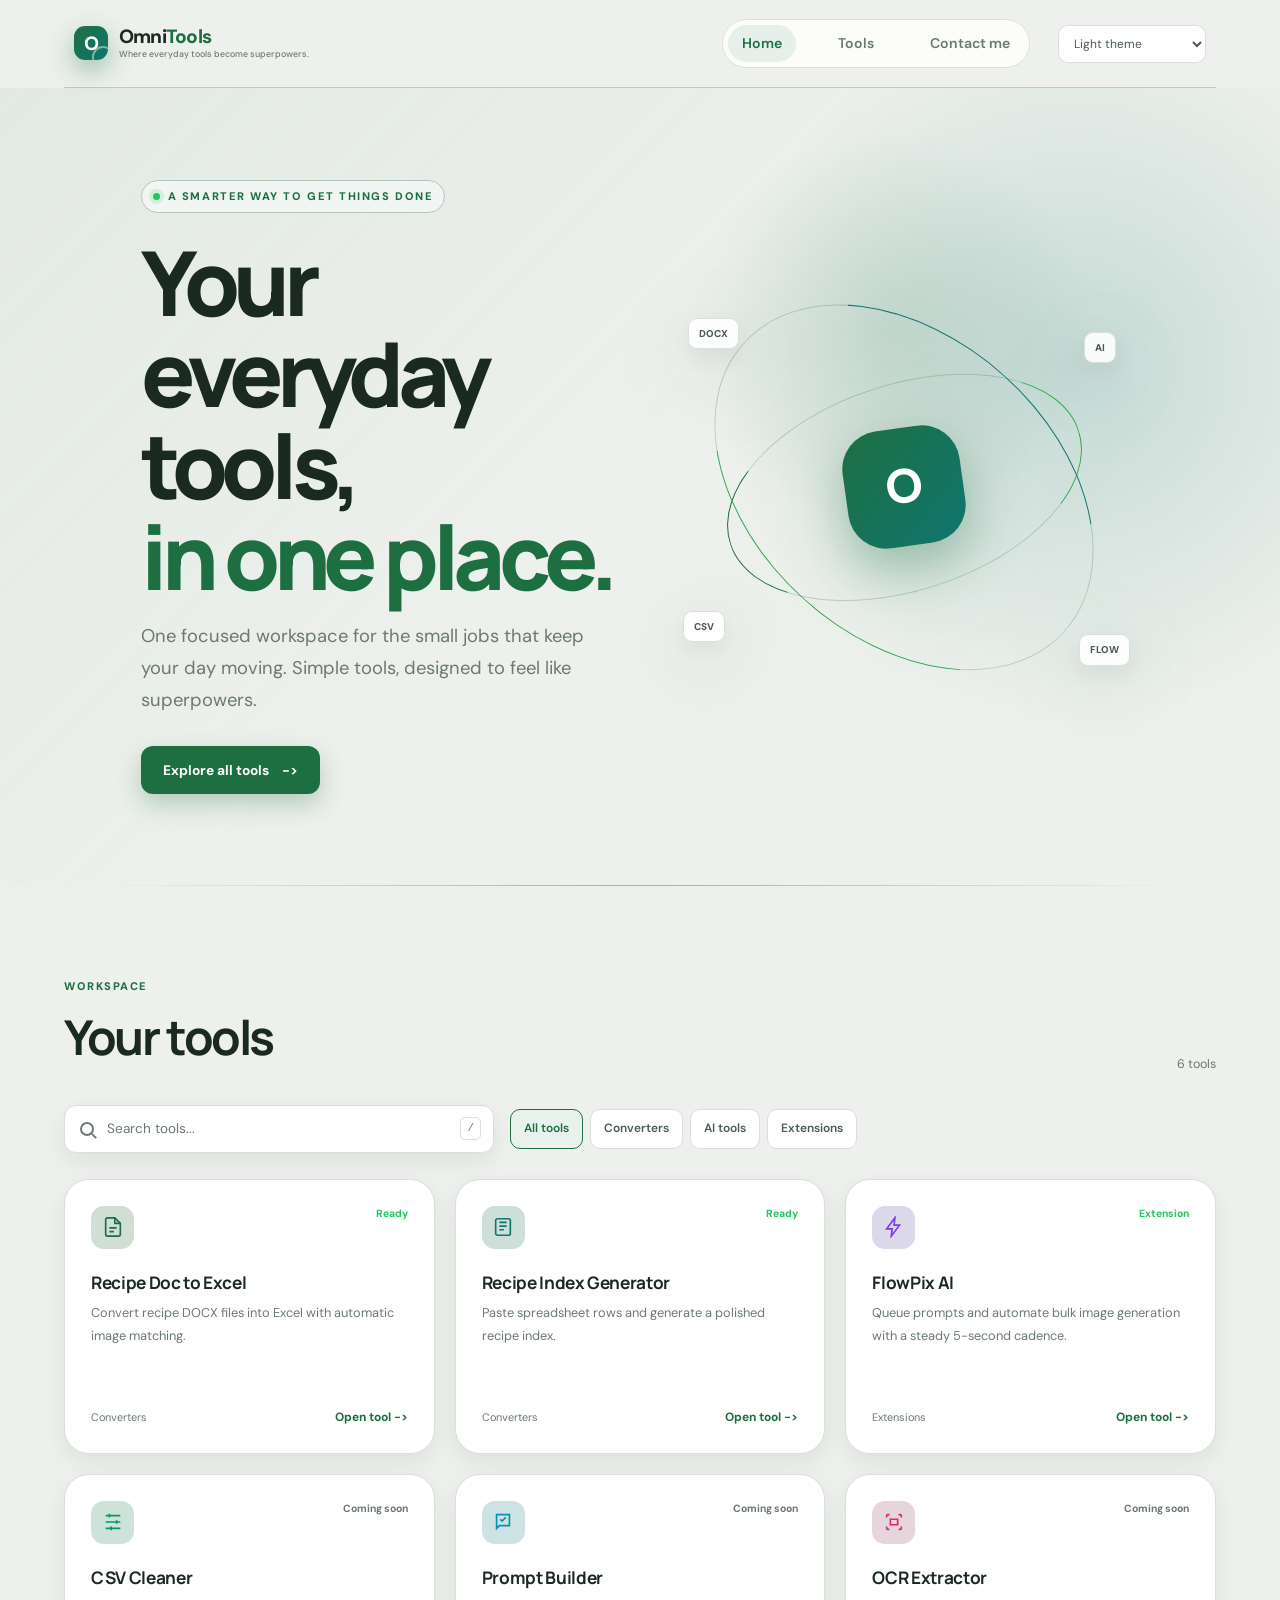
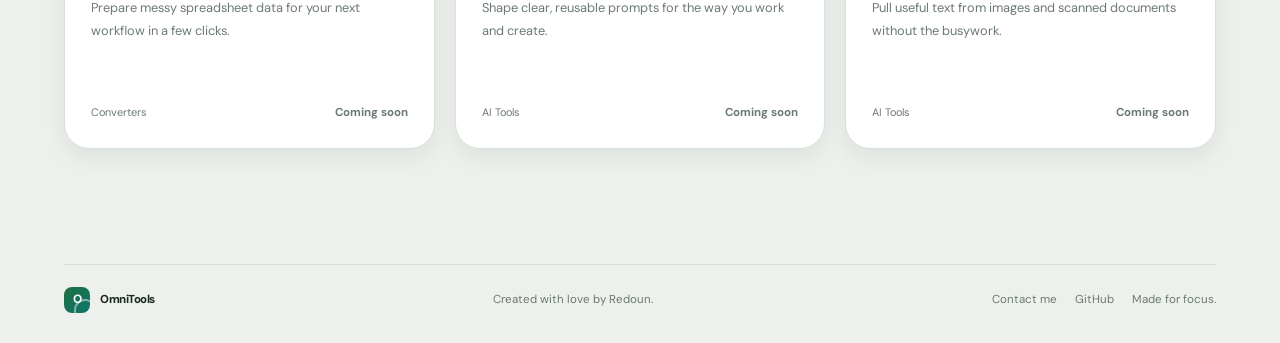
<file: index.html>
<!DOCTYPE html>
<html lang="en" data-theme="light">
<head>
  <meta charset="UTF-8">
  <meta name="viewport" content="width=device-width, initial-scale=1.0">
  <meta name="description" content="OmniTools - Where everyday tools become superpowers.">
  <title>OmniTools | Where everyday tools become superpowers</title>
  <link rel="icon" href="assets/omnitools-mark.svg" type="image/svg+xml">
  <link rel="preconnect" href="https://fonts.googleapis.com">
  <link rel="preconnect" href="https://fonts.gstatic.com" crossorigin>
  <link href="https://fonts.googleapis.com/css2?family=DM+Sans:wght@400;500;600;700&family=Manrope:wght@600;700;800&display=swap" rel="stylesheet">
  <link rel="stylesheet" href="css/style.css">
</head>
<body>
  <div class="app-shell">
    <header class="site-header">
      <a class="brand" href="index.html" aria-label="OmniTools home">
        <span class="brand-mark" aria-hidden="true"><span>O</span></span>
        <span class="brand-lockup"><span class="brand-name">Omni<span>Tools</span></span><small>Where everyday tools become superpowers.</small></span>
      </a>

      <nav class="desktop-nav" aria-label="Main navigation">
        <a class="nav-link active" href="#top">Home</a>
        <a class="nav-link" href="#tools">Tools</a>
        <a class="nav-link" href="https://t.me/redoun_shafi" target="_blank" rel="noreferrer">Contact me</a>
      </nav>

      <div class="header-actions">
        <label class="theme-control">
          <span class="sr-only">Choose color theme</span>
          <select id="themeSelect" aria-label="Choose color theme">
            <option value="light">Light theme</option>
            <option value="dark">Dark theme</option>
            <option value="colorful">Colorful theme</option>
          </select>
        </label>
        <button class="menu-toggle" id="menuToggle" type="button" aria-expanded="false" aria-controls="mobileMenu">
          <span></span><span></span><span></span>
          <span class="sr-only">Open menu</span>
        </button>
      </div>
    </header>

    <nav class="mobile-menu" id="mobileMenu" aria-label="Mobile navigation">
      <a href="#top">Home</a>
      <a href="#tools">Tools</a>
      <a href="https://t.me/redoun_shafi" target="_blank" rel="noreferrer">Contact me</a>
    </nav>

    <main id="top">
      <section class="hero" aria-labelledby="hero-title">
        <div class="hero-copy">
          <div class="eyebrow"><span class="status-dot"></span> A smarter way to get things done</div>
          <h1 id="hero-title">Your everyday tools,<br><span>in one place.</span></h1>
          <p>One focused workspace for the small jobs that keep your day moving. Simple tools, designed to feel like superpowers.</p>
          <a class="button button-primary" href="#tools">Explore all tools <span aria-hidden="true">-&gt;</span></a>
        </div>
        <div class="hero-orbit" aria-hidden="true">
          <div class="orbit-ring ring-one"></div>
          <div class="orbit-ring ring-two"></div>
          <div class="orbit-core"><span>O</span></div>
          <span class="orbit-chip chip-one">DOCX</span>
          <span class="orbit-chip chip-two">AI</span>
          <span class="orbit-chip chip-three">CSV</span>
          <span class="orbit-chip chip-four">FLOW</span>
        </div>
      </section>

      <section class="workspace" id="tools" aria-labelledby="tools-title">
        <div class="section-heading">
          <div>
            <div class="section-kicker">Workspace</div>
            <h2 id="tools-title">Your tools</h2>
          </div>
          <span class="tool-count" id="toolCount">6 tools</span>
        </div>

        <div class="toolbar">
          <label class="search-box">
            <span class="search-icon" aria-hidden="true"></span>
            <span class="sr-only">Search tools</span>
            <input id="toolSearch" type="search" placeholder="Search tools..." autocomplete="off">
            <kbd>/</kbd>
          </label>
          <div class="category-list" id="categoryList" aria-label="Filter tools by category">
            <button class="category-button active" type="button" data-category="All">All tools</button>
            <button class="category-button" type="button" data-category="Converters">Converters</button>
            <button class="category-button" type="button" data-category="AI Tools">AI tools</button>
            <button class="category-button" type="button" data-category="Extensions">Extensions</button>
          </div>
        </div>

        <div class="tool-grid" id="toolGrid"></div>
        <div class="empty-state" id="emptyState" hidden>
          <div class="empty-icon">?</div>
          <h3>No tools found</h3>
          <p>Try another search or choose a different category.</p>
        </div>
      </section>

    </main>

    <footer class="site-footer">
      <div class="footer-brand"><span class="brand-mark small">O</span><span>OmniTools</span></div>
      <p>Created with love by Redoun.</p>
      <div class="footer-links"><a href="https://t.me/redoun_shafi" target="_blank" rel="noreferrer">Contact me</a><a href="https://github.com/redoun-shafi" target="_blank" rel="noreferrer">GitHub</a><span>Made for focus.</span></div>
    </footer>
  </div>
  <script src="js/theme.js"></script>
  <script src="js/app.js"></script>
</body>
</html>
</file>
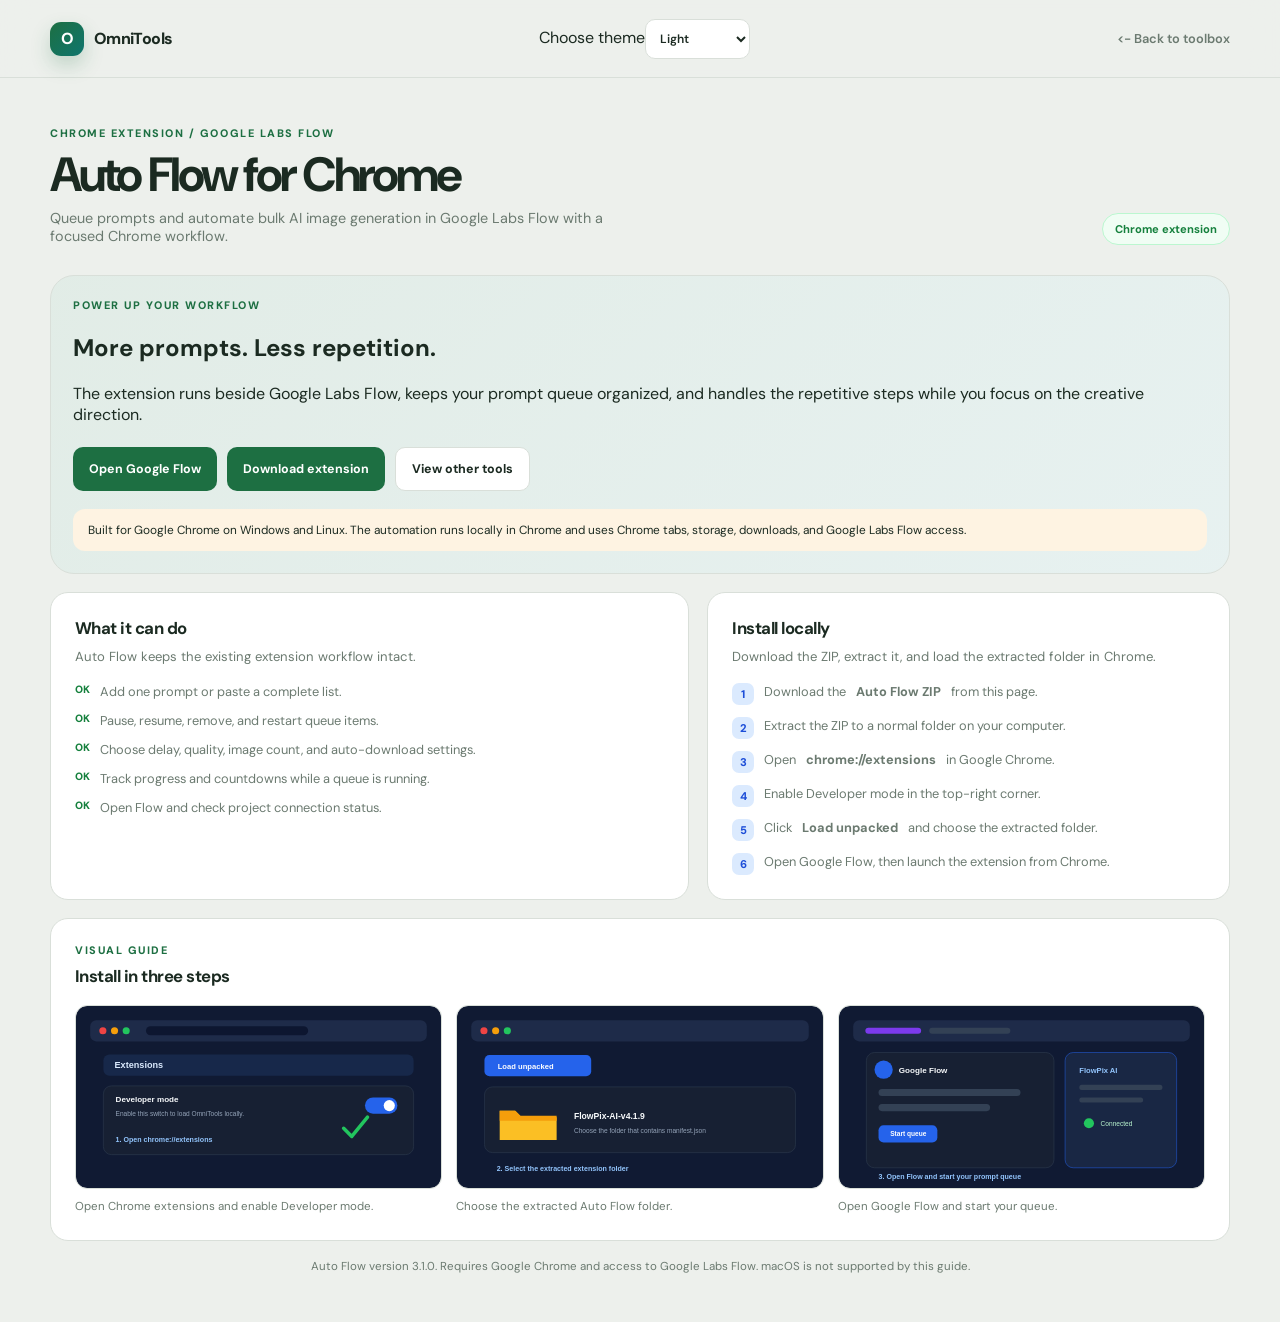
<file: tools/flow-automator/index.html>
<!DOCTYPE html>
<html lang="en" data-theme="light">
<head>
  <meta charset="UTF-8">
  <meta name="viewport" content="width=device-width, initial-scale=1.0">
  <meta name="description" content="Install the OmniTools Auto Flow Chrome extension">
<title>Auto Flow for Chrome | OmniTools</title>
  <link rel="icon" href="../../assets/omnitools-mark.svg" type="image/svg+xml">
  <link rel="preconnect" href="https://fonts.googleapis.com">
  <link rel="preconnect" href="https://fonts.gstatic.com" crossorigin>
  <link href="https://fonts.googleapis.com/css2?family=DM+Sans:wght@400;500;600;700&family=Manrope:wght@600;700;800&display=swap" rel="stylesheet">
  <link rel="stylesheet" href="../../css/tool-page.css">
  <link rel="stylesheet" href="../../css/tool-theme.css">
</head>
<body>
  <div class="tool-shell">
    <header class="tool-header">
      <a class="tool-brand" href="../../index.html"><span class="tool-mark">O</span> OmniTools</a>
      <label class="theme-control"><span class="sr-only">Choose theme</span><select id="themeSelect" aria-label="Choose color theme"><option value="light">Light</option><option value="dark">Dark</option><option value="colorful">Colorful</option></select></label>
      <a class="back-link" href="../../index.html">&lt;- Back to toolbox</a>
    </header>
    <main>
      <section class="tool-intro">
        <div>
        <div class="eyebrow">Chrome extension / Google Labs Flow</div>
          <h1>Auto Flow for Chrome</h1>
          <p>Queue prompts and automate bulk AI image generation in Google Labs Flow with a focused Chrome workflow.</p>
        </div>
        <div class="tool-badge">Chrome extension</div>
      </section>

      <section class="extension-hero">
        <div class="eyebrow">Power up your workflow</div>
        <h2>More prompts. Less repetition.</h2>
        <p class="tool-intro-description">The extension runs beside Google Labs Flow, keeps your prompt queue organized, and handles the repetitive steps while you focus on the creative direction.</p>
        <div class="extension-actions">
          <a class="extension-button" href="https://labs.google/fx/tools/flow" target="_blank" rel="noreferrer">Open Google Flow</a>
          <a class="extension-button" href="../../assets/AutoFlow.zip" download>Download extension</a>
          <a class="extension-button secondary" href="../../index.html#tools">View other tools</a>
        </div>
        <div class="extension-note">Built for Google Chrome on Windows and Linux. The automation runs locally in Chrome and uses Chrome tabs, storage, downloads, and Google Labs Flow access.</div>
      </section>

      <section class="extension-grid">
        <article class="extension-card">
          <h2>What it can do</h2>
          <p>Auto Flow keeps the existing extension workflow intact.</p>
          <ul class="feature-list">
            <li>Add one prompt or paste a complete list.</li>
            <li>Pause, resume, remove, and restart queue items.</li>
            <li>Choose delay, quality, image count, and auto-download settings.</li>
            <li>Track progress and countdowns while a queue is running.</li>
            <li>Open Flow and check project connection status.</li>
          </ul>
        </article>
        <article class="extension-card">
          <h2>Install locally</h2>
          <p>Download the ZIP, extract it, and load the extracted folder in Chrome.</p>
          <ol class="install-list">
            <li>Download the <strong>Auto Flow ZIP</strong> from this page.</li>
            <li>Extract the ZIP to a normal folder on your computer.</li>
            <li>Open <strong>chrome://extensions</strong> in Google Chrome.</li>
            <li>Enable Developer mode in the top-right corner.</li>
            <li>Click <strong>Load unpacked</strong> and choose the extracted folder.</li>
            <li>Open Google Flow, then launch the extension from Chrome.</li>
          </ol>
        </article>
      </section>
      <section class="extension-card install-guide">
        <div class="eyebrow">Visual guide</div>
        <h2>Install in three steps</h2>
        <div class="guide-grid">
          <figure><img src="../../assets/extension-step-1.svg" alt="Chrome extensions page with Developer mode enabled"><figcaption>Open Chrome extensions and enable Developer mode.</figcaption></figure>
          <figure><img src="../../assets/extension-step-2.svg" alt="Load unpacked button and Auto Flow folder"><figcaption>Choose the extracted Auto Flow folder.</figcaption></figure>
          <figure><img src="../../assets/extension-step-3.svg" alt="Auto Flow running beside Google Flow"><figcaption>Open Google Flow and start your queue.</figcaption></figure>
        </div>
      </section>
      <p class="tool-note">Auto Flow version 3.1.0. Requires Google Chrome and access to Google Labs Flow. macOS is not supported by this guide.</p>
    </main>
  </div>
  <script src="../../js/theme.js"></script>
</body>
</html>
</file>
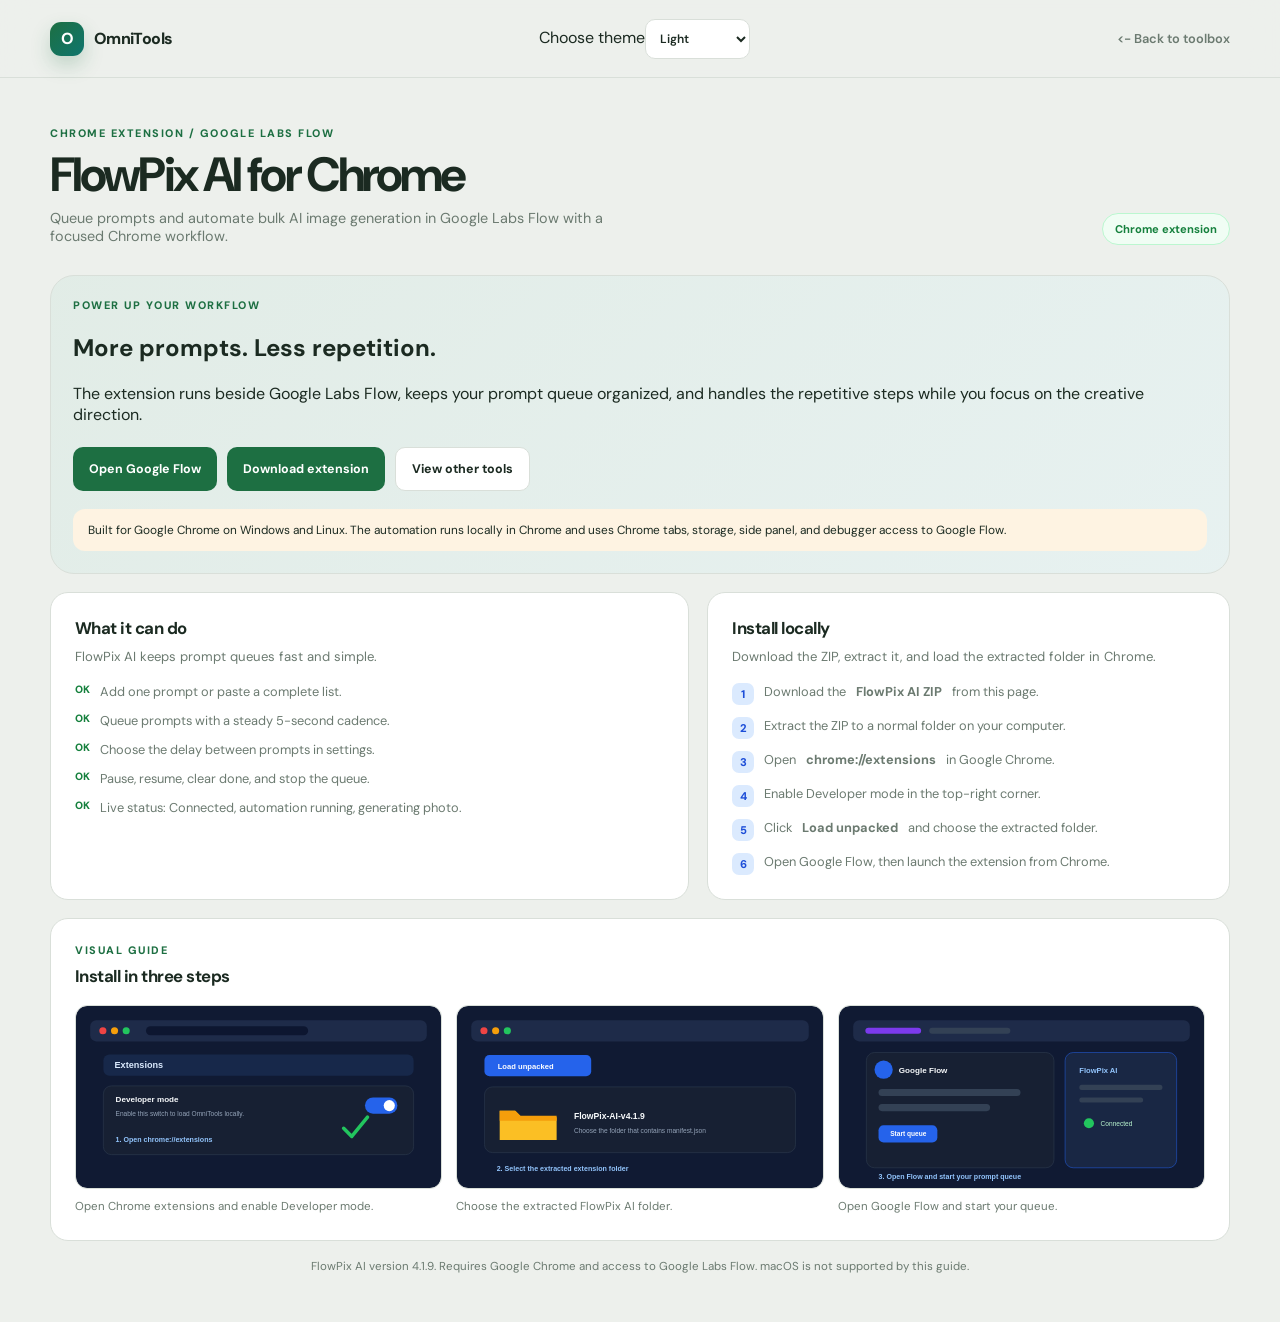
<file: tools/flowpix/index.html>
<!DOCTYPE html>
<html lang="en" data-theme="light">
<head>
  <meta charset="UTF-8">
  <meta name="viewport" content="width=device-width, initial-scale=1.0">
  <meta name="description" content="Install the OmniTools FlowPix AI Chrome extension">
<title>FlowPix AI for Chrome | OmniTools</title>
  <link rel="icon" href="../../assets/omnitools-mark.svg" type="image/svg+xml">
  <link rel="preconnect" href="https://fonts.googleapis.com">
  <link rel="preconnect" href="https://fonts.gstatic.com" crossorigin>
  <link href="https://fonts.googleapis.com/css2?family=DM+Sans:wght@400;500;600;700&family=Manrope:wght@600;700;800&display=swap" rel="stylesheet">
  <link rel="stylesheet" href="../../css/tool-page.css">
  <link rel="stylesheet" href="../../css/tool-theme.css">
</head>
<body>
  <div class="tool-shell">
    <header class="tool-header">
      <a class="tool-brand" href="../../index.html"><span class="tool-mark">O</span> OmniTools</a>
      <label class="theme-control"><span class="sr-only">Choose theme</span><select id="themeSelect" aria-label="Choose color theme"><option value="light">Light</option><option value="dark">Dark</option><option value="colorful">Colorful</option></select></label>
      <a class="back-link" href="../../index.html">&lt;- Back to toolbox</a>
    </header>
    <main>
      <section class="tool-intro">
        <div>
        <div class="eyebrow">Chrome extension / Google Labs Flow</div>
          <h1>FlowPix AI for Chrome</h1>
          <p>Queue prompts and automate bulk AI image generation in Google Labs Flow with a focused Chrome workflow.</p>
        </div>
        <div class="tool-badge">Chrome extension</div>
      </section>

      <section class="extension-hero">
        <div class="eyebrow">Power up your workflow</div>
        <h2>More prompts. Less repetition.</h2>
        <p class="tool-intro-description">The extension runs beside Google Labs Flow, keeps your prompt queue organized, and handles the repetitive steps while you focus on the creative direction.</p>
        <div class="extension-actions">
          <a class="extension-button" href="https://labs.google/fx/tools/flow" target="_blank" rel="noreferrer">Open Google Flow</a>
          <a class="extension-button" href="../../assets/FlowPix.zip" download>Download extension</a>
          <a class="extension-button secondary" href="../../index.html#tools">View other tools</a>
        </div>
        <div class="extension-note">Built for Google Chrome on Windows and Linux. The automation runs locally in Chrome and uses Chrome tabs, storage, side panel, and debugger access to Google Flow.</div>
      </section>

      <section class="extension-grid">
        <article class="extension-card">
          <h2>What it can do</h2>
          <p>FlowPix AI keeps prompt queues fast and simple.</p>
          <ul class="feature-list">
            <li>Add one prompt or paste a complete list.</li>
            <li>Queue prompts with a steady 5-second cadence.</li>
            <li>Choose the delay between prompts in settings.</li>
            <li>Pause, resume, clear done, and stop the queue.</li>
            <li>Live status: Connected, automation running, generating photo.</li>
          </ul>
        </article>
        <article class="extension-card">
          <h2>Install locally</h2>
          <p>Download the ZIP, extract it, and load the extracted folder in Chrome.</p>
          <ol class="install-list">
            <li>Download the <strong>FlowPix AI ZIP</strong> from this page.</li>
            <li>Extract the ZIP to a normal folder on your computer.</li>
            <li>Open <strong>chrome://extensions</strong> in Google Chrome.</li>
            <li>Enable Developer mode in the top-right corner.</li>
            <li>Click <strong>Load unpacked</strong> and choose the extracted folder.</li>
            <li>Open Google Flow, then launch the extension from Chrome.</li>
          </ol>
        </article>
      </section>
      <section class="extension-card install-guide">
        <div class="eyebrow">Visual guide</div>
        <h2>Install in three steps</h2>
        <div class="guide-grid">
          <figure><img src="../../assets/extension-step-1.svg" alt="Chrome extensions page with Developer mode enabled"><figcaption>Open Chrome extensions and enable Developer mode.</figcaption></figure>
          <figure><img src="../../assets/extension-step-2.svg" alt="Load unpacked button and FlowPix AI folder"><figcaption>Choose the extracted FlowPix AI folder.</figcaption></figure>
          <figure><img src="../../assets/extension-step-3.svg" alt="FlowPix AI running beside Google Flow"><figcaption>Open Google Flow and start your queue.</figcaption></figure>
        </div>
      </section>
      <p class="tool-note">FlowPix AI version 4.1.9. Requires Google Chrome and access to Google Labs Flow. macOS is not supported by this guide.</p>
    </main>
  </div>
  <script src="../../js/theme.js"></script>
</body>
</html>
</file>
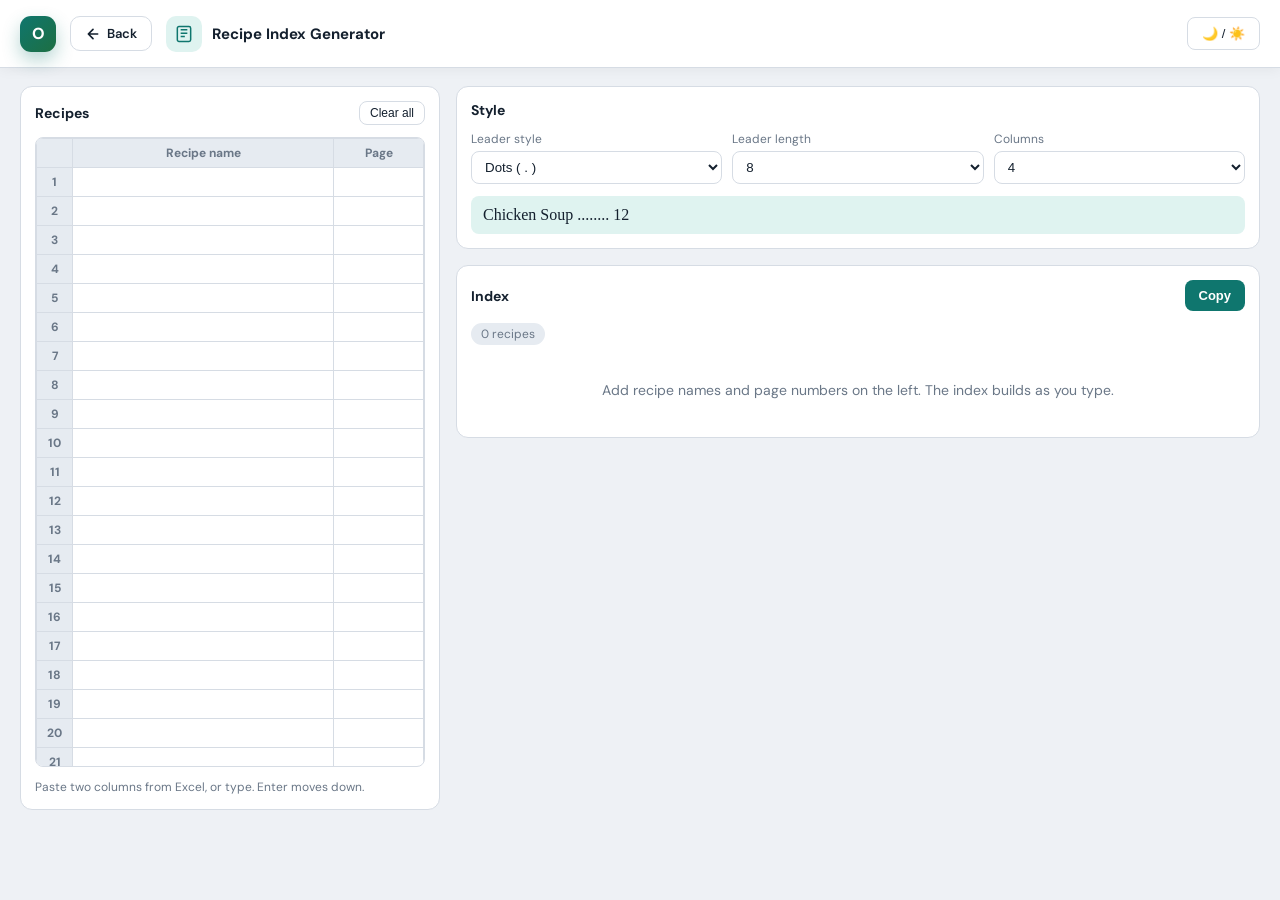
<file: tools/recipe-generator/index.html>
<!DOCTYPE html>
<html lang="en">
<head>
<meta charset="UTF-8"/>
<meta name="viewport" content="width=device-width,initial-scale=1.0"/>
<title>Recipe Index Generator | OmniTools</title>
<link rel="icon" href="../../assets/omnitools-mark.svg" type="image/svg+xml">
<link rel="preconnect" href="https://fonts.googleapis.com">
<link rel="preconnect" href="https://fonts.gstatic.com" crossorigin>
<link href="https://fonts.googleapis.com/css2?family=DM+Sans:wght@400;500;600;700&family=Manrope:wght@600;700;800&display=swap" rel="stylesheet">
<style>
:root{--bg:#eef1f5;--card:#fff;--ink:#14202e;--mut:#6a7787;--line:#d6dce4;--acc:#0f766e;--acct:#dff3f0;--bad:#c2410c;--badt:#fdeee6;--head:#e6ebf1}
body.dark{--bg:#0e1620;--card:#16212d;--ink:#e6edf4;--mut:#8b9aab;--line:#2a3948;--acc:#2dd4bf;--acct:#12333a;--bad:#fb923c;--badt:#3a2415;--head:#1f2d3b}
*{box-sizing:border-box;margin:0;padding:0}
body{background:var(--bg);color:var(--ink);font-family:"DM Sans","Segoe UI",system-ui,sans-serif;font-size:14px;transition:background .25s}
.site-header{display:flex;align-items:center;gap:14px;padding:0 max(20px,calc((100% - 1240px)/2));height:68px;background:var(--card);border-bottom:1px solid var(--line);box-shadow:0 2px 12px rgba(0,0,0,.05)}
.brand{display:flex;align-items:center;gap:10px;font-weight:800;letter-spacing:-.04em;text-decoration:none;color:var(--ink)}
.brand-mark{display:grid;place-items:center;width:36px;height:36px;border-radius:11px;color:#fff;background:linear-gradient(135deg,var(--acc),#1d6f42);box-shadow:0 8px 18px rgba(15,118,110,.3);font-size:1rem;font-weight:800}
.brand small{display:none}
.back-btn{display:inline-flex;align-items:center;gap:6px;padding:8px 14px;border:1px solid var(--line);border-radius:10px;background:var(--card);color:var(--ink);font-size:13px;font-weight:600;text-decoration:none;cursor:pointer;transition:all .2s}
.back-btn:hover{border-color:var(--acc);color:var(--acc);background:var(--acct)}
.tool-info{display:flex;align-items:center;gap:10px;flex:1;min-width:0}
.tool-icon{display:grid;place-items:center;width:36px;height:36px;border-radius:10px;background:var(--acct);color:var(--acc);flex-shrink:0}
.tool-icon svg{width:20px;height:20px}
.tool-title{font-size:15px;font-weight:700;white-space:nowrap;overflow:hidden;text-overflow:ellipsis}
.header-actions{display:flex;align-items:center;gap:10px;margin-left:auto}
.btn{background:var(--acc);color:#fff;border:none;border-radius:8px;padding:8px 14px;cursor:pointer;font-weight:600;font-size:13px;transition:all .2s}
body.dark .btn{color:#06201d}
.btn:hover{filter:brightness(1.1)}
.btn.ghost{background:transparent;color:var(--ink);border:1px solid var(--line);font-weight:400}
.btn.ghost:hover{border-color:var(--acc);color:var(--acc);background:var(--acct)}
.btn.sm{padding:4px 10px;font-size:12px}
main{display:grid;grid-template-columns:minmax(300px,420px) 1fr;gap:16px;padding:18px max(20px,calc((100% - 1240px)/2)) 30px;align-items:start}
.card{background:var(--card);border:1px solid var(--line);border-radius:12px;padding:14px;display:flex;flex-direction:column;gap:12px;transition:background .25s}
.card h2{font-size:14px;display:flex;justify-content:space-between;align-items:center;gap:8px}
.right{display:flex;flex-direction:column;gap:16px}
.grid-wrap{max-height:70vh;overflow:auto;border:1px solid var(--line);border-radius:8px}
table{border-collapse:collapse;width:100%}
th,td{border:1px solid var(--line);padding:0}
th{background:var(--head);position:sticky;top:0;z-index:2;font-size:12px;padding:6px;color:var(--mut)}
th.n{position:static;width:34px;text-align:center}
td input{width:100%;border:none;outline:none;background:transparent;padding:6px 8px;color:var(--ink)}
td input:focus{background:var(--acct)}
td.pg{width:90px}
tr.bad td{background:var(--badt)}
tr.bad th.n{background:var(--bad);color:#fff}
.ctl{display:grid;grid-template-columns:repeat(auto-fit,minmax(130px,1fr));gap:10px}
label{display:flex;flex-direction:column;gap:4px;font-size:12px;color:var(--mut)}
select,.ctl input{border:1px solid var(--line);border-radius:8px;padding:7px 9px;background:var(--card);color:var(--ink)}
.ctl input[hidden],label[hidden]{display:none}
.sample{font-family:Georgia,serif;font-size:16px;background:var(--acct);border-radius:8px;padding:10px 12px;overflow-x:auto;white-space:pre}
.stats{display:flex;gap:8px;flex-wrap:wrap;font-size:12px}
.chip{border-radius:14px;padding:3px 10px;background:var(--head);color:var(--mut)}
.chip.bad{background:var(--badt);color:var(--bad);font-weight:600}
.cols{display:grid;grid-template-columns:repeat(auto-fit,minmax(210px,1fr));gap:10px}
.col{border:1px solid var(--line);border-radius:8px;display:flex;flex-direction:column}
.col .hd{display:flex;justify-content:space-between;align-items:center;padding:6px 8px;border-bottom:1px solid var(--line);font-size:12px;color:var(--mut)}
.col pre{font-family:Georgia,serif;font-size:14px;line-height:1.5;padding:10px;white-space:pre;overflow-x:auto;min-height:60px}
.empty{color:var(--mut);padding:24px;text-align:center}
#toast{position:fixed;bottom:20px;left:50%;transform:translateX(-50%) translateY(20px);background:var(--ink);color:var(--bg);padding:8px 16px;border-radius:20px;opacity:0;transition:.2s;pointer-events:none}
#toast.on{opacity:1;transform:translateX(-50%)}
@media(max-width:820px){main{grid-template-columns:1fr;padding:14px 12px 30px}.grid-wrap{max-height:50vh}.site-header{padding:0 12px;gap:8px}.brand-mark{width:30px;height:30px;font-size:.85rem}.back-btn span{display:none}.tool-title{font-size:13px}}
</style>
</head>
<body>
<header class="site-header">
  <a class="brand" href="../../index.html" aria-label="OmniTools home">
    <span class="brand-mark">O</span>
    <small>OmniTools</small>
  </a>
  <a class="back-btn" href="../../index.html"><svg width="16" height="16" viewBox="0 0 24 24" fill="none" stroke="currentColor" stroke-width="2.5" stroke-linecap="round" stroke-linejoin="round"><path d="M19 12H5M12 19l-7-7 7-7"/></svg><span>Back</span></a>
  <div class="tool-info">
    <div class="tool-icon">
      <svg viewBox="0 0 24 24" fill="none" stroke="currentColor" stroke-width="1.8"><path d="M4 5a2 2 0 0 1 2-2h12a2 2 0 0 1 2 2v14a2 2 0 0 1-2 2H6a2 2 0 0 1-2-2z"/><path d="M8 7h8M8 11h8M8 15h5"/></svg>
    </div>
    <div class="tool-title">Recipe Index Generator</div>
  </div>
  <div class="header-actions">
    <button class="btn ghost" id="theme" title="Toggle theme">🌙 / ☀️</button>
  </div>
</header>
<main>
  <section class="card">
    <h2>Recipes <span><button class="btn ghost sm" id="clear">Clear all</button></span></h2>
    <div class="grid-wrap"><table><thead><tr><th class="n"></th><th>Recipe name</th><th>Page</th></tr></thead><tbody id="grid"></tbody></table></div>
    <div class="stats" style="color:var(--mut)">Paste two columns from Excel, or type. Enter moves down.</div>
  </section>

  <div class="right">
    <section class="card">
      <h2>Style</h2>
      <div class="ctl">
        <label>Leader style<select id="style"></select></label>
        <label>Leader length<select id="count"></select></label>
        <label id="custLbl" hidden>Custom character<input id="cust" maxlength="1" placeholder="1 character"></label>
        <label>Columns<select id="ncols"><option>1</option><option>2</option><option>3</option><option selected>4</option></select></label>
      </div>
      <div class="sample" id="sample"></div>
    </section>

    <section class="card">
      <h2>Index <button class="btn" id="copy">Copy</button></h2>
      <div class="stats" id="stats"></div>
      <div class="cols" id="cols"></div>
    </section>
  </div>
</main>
<div id="toast"></div>
<script>
const $=id=>document.getElementById(id);
const ROWS=200;
const STYLES=[['dots','Dots ( . )','.'],['hyphens','Hyphens ( - )','-'],['underscores','Underscores ( _ )','_'],['mid','Middle dots ( · )','·'],['commas','Commas ( , )',','],['asterisks','Asterisks ( * )','*'],['tildes','Tildes ( ~ )','~'],['custom','Custom…','']];
$('style').innerHTML=STYLES.map(s=>`<option value="${s[0]}">${s[1]}</option>`).join('');
$('count').innerHTML=Array.from({length:11},(_,i)=>`<option value="${i}"${i===8?' selected':''}>${i===0?'0 (space only)':i}</option>`).join('');

// grid
const gridRows=[];
function addRows(n){
  const f=document.createDocumentFragment();
  for(let i=0;i<n;i++){
    const r=gridRows.length,tr=document.createElement('tr');
    tr.innerHTML=`<th class="n">${r+1}</th><td><input data-r="${r}" data-c="0"></td><td class="pg"><input data-r="${r}" data-c="1"></td>`;
    const ins=tr.querySelectorAll('input');gridRows.push({tr,a:ins[0],b:ins[1]});f.appendChild(tr);
  }
  $('grid').appendChild(f);
}
addRows(ROWS);
$('grid').addEventListener('input',schedule);
$('grid').addEventListener('keydown',e=>{
  if(e.key!=='Enter'||e.target.tagName!=='INPUT')return;
  e.preventDefault();const r=+e.target.dataset.r+1,c=e.target.dataset.c;
  if(r>=gridRows.length)addRows(20);
  gridRows[r][c==='0'?'a':'b'].focus();
});
$('grid').addEventListener('paste',e=>{
  const t=e.target;if(t.tagName!=='INPUT')return;
  e.preventDefault();
  const lines=e.clipboardData.getData('text').replace(/\r/g,'').split('\n');
  while(lines.length&&!lines[lines.length-1].trim())lines.pop();
  const r0=+t.dataset.r,c0=+t.dataset.c;
  while(r0+lines.length>gridRows.length)addRows(50);
  lines.forEach((line,i)=>{
    let cells=line.split('\t');
    if(cells.length===1&&c0===0){const m=line.match(/^(.*\S)\s*,\s*(\d+)\s*$/);if(m)cells=[m[1],m[2]];}
    cells.forEach((v,j)=>{const cell=gridRows[r0+i];const inp=(c0+j===0)?cell.a:(c0+j===1)?cell.b:null;if(inp)inp.value=v.trim();});
  });
  schedule();
});
$('clear').onclick=()=>{if(!confirm('Clear all recipe rows?'))return;gridRows.forEach(r=>{r.a.value='';r.b.value='';});update();};

// leader
function leaderChar(){const s=STYLES.find(x=>x[0]===$('style').value);return s[0]==='custom'?$('cust').value:s[2];}
function sep(){const n=+$('count').value,ch=leaderChar();return(n>0&&ch)?' '+ch.repeat(n)+' ':' ';}
$('style').onchange=()=>{$('count').value='8';$('custLbl').hidden=$('style').value!=='custom';if(!$('custLbl').hidden)$('cust').focus();update();};
['count','cust','ncols'].forEach(id=>$(id).addEventListener('input',update));

// build
let raf=0;function schedule(){cancelAnimationFrame(raf);raf=requestAnimationFrame(update);}
let fullText='';
function update(){
  const data=[],missing=[];
  gridRows.forEach((r,i)=>{
    const name=r.a.value.trim(),page=r.b.value.trim();
    const bad=(name&&!page)||(!name&&page);
    r.tr.classList.toggle('bad',!!bad);
    if(bad)missing.push(i+1);
    if(name&&page)data.push({name,page});
  });
  const s=sep();
  $('sample').textContent='Chicken Soup'+s+'12';
  data.sort((a,b)=>a.name.localeCompare(b.name,undefined,{sensitivity:'base',numeric:true}));
  const items=[];let cur='';
  for(const d of data){
    let L=d.name.charAt(0).toUpperCase();if(!/[A-Z]/i.test(L))L='#';
    if(L!==cur){cur=L;items.push({h:1,t:L});}
    items.push({t:d.name+s+d.page});
  }
  const n=+$('ncols').value,size=Math.ceil(items.length/n),cols=Array.from({length:n},()=>[]);
  let ci=0;
  items.forEach((it,i)=>{
    if(ci<n-1&&cols[ci].length>=size)ci++;
    cols[ci].push(it);
  });
  // never leave a heading alone at the bottom of a column
  for(let c=0;c<n-1;c++){const l=cols[c][cols[c].length-1];if(l&&l.h){cols[c].pop();cols[c+1].unshift(l);}}
  const texts=cols.map(col=>col.map((it,i)=>(it.h&&i>0?'\n':'')+it.t).join('\n'));
  fullText=texts.map((t,i)=>`==============================\nCOLUMN ${i+1}\n==============================\n\n${t}`).join('\n\n\n');
  $('stats').innerHTML=`<span class="chip">${data.length} recipes</span>`+(missing.length?`<span class="chip bad">Name or page missing in row${missing.length>1?'s':''}: ${missing.slice(0,12).join(', ')}${missing.length>12?'…':''}</span>`:'');
  const box=$('cols');box.innerHTML='';
  if(!data.length){box.innerHTML='<div class="empty">Add recipe names and page numbers on the left. The index builds as you type.</div>';return;}
  texts.forEach((t,i)=>{
    const d=document.createElement('div');d.className='col';
    d.innerHTML=`<div class="hd"><span>Column ${i+1}</span><button class="btn ghost sm">Copy</button></div><pre></pre>`;
    d.querySelector('pre').textContent=t;
    d.querySelector('button').onclick=()=>copy(t,'Column '+(i+1)+' copied');
    box.appendChild(d);
  });
}

// copy
function toast(m){const t=$('toast');t.textContent=m;t.classList.add('on');clearTimeout(toast.id);toast.id=setTimeout(()=>t.classList.remove('on'),1600);}
async function copy(text,msg){
  if(!text){toast('Nothing to copy yet');return;}
  try{await navigator.clipboard.writeText(text);}
  catch(e){const a=document.createElement('textarea');a.value=text;document.body.appendChild(a);a.select();document.execCommand('copy');a.remove();}
  toast(msg||'Copied');
}
$('copy').onclick=()=>copy(fullText,'Index copied');

// theme
function setTheme(d){document.body.classList.toggle('dark',d);try{localStorage.setItem('ri_dark',d?'1':'0');}catch(e){}}
let dark=window.matchMedia&&matchMedia('(prefers-color-scheme: dark)').matches;
try{const s=localStorage.getItem('ri_dark');if(s!==null)dark=s==='1';}catch(e){}
document.body.classList.toggle('dark',dark);
$('theme').onclick=()=>setTheme(!document.body.classList.contains('dark'));
update();
</script>
</body>
</html>
</file>
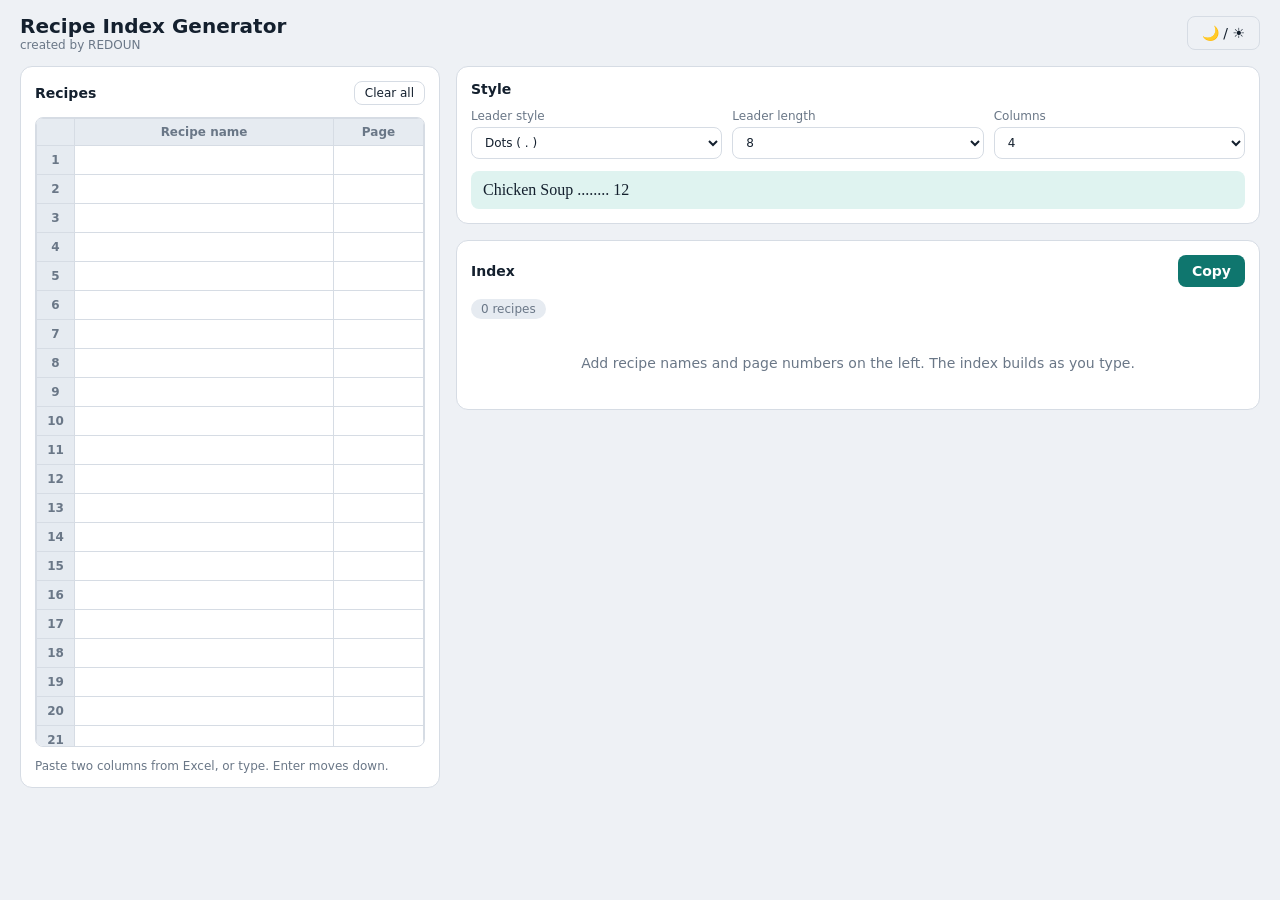
<file: Local host tools i use/Recipe_Index_Generator.html>
<!DOCTYPE html>
<html lang="en">
<head>
<meta charset="UTF-8"/>
<meta name="viewport" content="width=device-width,initial-scale=1.0"/>
<title>Recipe Index Generator</title>
<style>
:root{--bg:#eef1f5;--card:#fff;--ink:#14202e;--mut:#6a7787;--line:#d6dce4;--acc:#0f766e;--acct:#dff3f0;--bad:#c2410c;--badt:#fdeee6;--head:#e6ebf1}
body.dark{--bg:#0e1620;--card:#16212d;--ink:#e6edf4;--mut:#8b9aab;--line:#2a3948;--acc:#2dd4bf;--acct:#12333a;--bad:#fb923c;--badt:#3a2415;--head:#1f2d3b}
*{box-sizing:border-box;margin:0;padding:0}
body{background:var(--bg);color:var(--ink);font-family:"Segoe UI",system-ui,sans-serif;font-size:14px;transition:background .25s}
header{display:flex;align-items:center;justify-content:space-between;padding:14px 20px;gap:12px}
h1{font-size:20px}
header small{color:var(--mut);display:block;font-size:12px}
button,select,input{font:inherit;color:inherit}
.btn{background:var(--acc);color:#fff;border:none;border-radius:8px;padding:8px 14px;cursor:pointer;font-weight:600}
body.dark .btn{color:#06201d}
.btn:hover{filter:brightness(1.1)}
.btn.ghost{background:transparent;color:var(--ink);border:1px solid var(--line);font-weight:400}
.btn.sm{padding:4px 10px;font-size:12px}
main{display:grid;grid-template-columns:minmax(300px,420px) 1fr;gap:16px;padding:0 20px 30px;align-items:start}
.card{background:var(--card);border:1px solid var(--line);border-radius:12px;padding:14px;display:flex;flex-direction:column;gap:12px}
.card h2{font-size:14px;display:flex;justify-content:space-between;align-items:center;gap:8px}
.right{display:flex;flex-direction:column;gap:16px}
.grid-wrap{max-height:70vh;overflow:auto;border:1px solid var(--line);border-radius:8px}
table{border-collapse:collapse;width:100%}
th,td{border:1px solid var(--line);padding:0}
th{background:var(--head);position:sticky;top:0;z-index:2;font-size:12px;padding:6px;color:var(--mut)}
th.n{position:static;width:34px;text-align:center}
td input{width:100%;border:none;outline:none;background:transparent;padding:6px 8px}
td input:focus{background:var(--acct)}
td.pg{width:90px}
tr.bad td{background:var(--badt)}
tr.bad th.n{background:var(--bad);color:#fff}
.ctl{display:grid;grid-template-columns:repeat(auto-fit,minmax(130px,1fr));gap:10px}
label{display:flex;flex-direction:column;gap:4px;font-size:12px;color:var(--mut)}
select,.ctl input{border:1px solid var(--line);border-radius:8px;padding:7px 9px;background:var(--card);color:var(--ink)}
.ctl input[hidden],label[hidden]{display:none}
.sample{font-family:Georgia,serif;font-size:16px;background:var(--acct);border-radius:8px;padding:10px 12px;overflow-x:auto;white-space:pre}
.stats{display:flex;gap:8px;flex-wrap:wrap;font-size:12px}
.chip{border-radius:14px;padding:3px 10px;background:var(--head);color:var(--mut)}
.chip.bad{background:var(--badt);color:var(--bad);font-weight:600}
.cols{display:grid;grid-template-columns:repeat(auto-fit,minmax(210px,1fr));gap:10px}
.col{border:1px solid var(--line);border-radius:8px;display:flex;flex-direction:column}
.col .hd{display:flex;justify-content:space-between;align-items:center;padding:6px 8px;border-bottom:1px solid var(--line);font-size:12px;color:var(--mut)}
.col pre{font-family:Georgia,serif;font-size:14px;line-height:1.5;padding:10px;white-space:pre;overflow-x:auto;min-height:60px}
.empty{color:var(--mut);padding:24px;text-align:center}
#toast{position:fixed;bottom:20px;left:50%;transform:translateX(-50%) translateY(20px);background:var(--ink);color:var(--bg);padding:8px 16px;border-radius:20px;opacity:0;transition:.2s;pointer-events:none}
#toast.on{opacity:1;transform:translateX(-50%)}
@media(max-width:820px){main{grid-template-columns:1fr}.grid-wrap{max-height:50vh}}
</style>
</head>
<body>
<header>
  <div><h1>Recipe Index Generator</h1><small>created by REDOUN</small></div>
  <button class="btn ghost" id="theme">🌙 / ☀️</button>
</header>
<main>
  <section class="card">
    <h2>Recipes <span><button class="btn ghost sm" id="clear">Clear all</button></span></h2>
    <div class="grid-wrap"><table><thead><tr><th class="n"></th><th>Recipe name</th><th>Page</th></tr></thead><tbody id="grid"></tbody></table></div>
    <div class="stats" style="color:var(--mut)">Paste two columns from Excel, or type. Enter moves down.</div>
  </section>

  <div class="right">
    <section class="card">
      <h2>Style</h2>
      <div class="ctl">
        <label>Leader style<select id="style"></select></label>
        <label>Leader length<select id="count"></select></label>
        <label id="custLbl" hidden>Custom character<input id="cust" maxlength="1" placeholder="1 character"></label>
        <label>Columns<select id="ncols"><option>1</option><option>2</option><option>3</option><option selected>4</option></select></label>
      </div>
      <div class="sample" id="sample"></div>
    </section>

    <section class="card">
      <h2>Index <button class="btn" id="copy">Copy</button></h2>
      <div class="stats" id="stats"></div>
      <div class="cols" id="cols"></div>
    </section>
  </div>
</main>
<div id="toast"></div>
<script>
const $=id=>document.getElementById(id);
const ROWS=200;
const STYLES=[['dots','Dots ( . )','.'],['hyphens','Hyphens ( - )','-'],['underscores','Underscores ( _ )','_'],['mid','Middle dots ( · )','·'],['commas','Commas ( , )',','],['asterisks','Asterisks ( * )','*'],['tildes','Tildes ( ~ )','~'],['custom','Custom…','']];
$('style').innerHTML=STYLES.map(s=>`<option value="${s[0]}">${s[1]}</option>`).join('');
$('count').innerHTML=Array.from({length:11},(_,i)=>`<option value="${i}"${i===8?' selected':''}>${i===0?'0 (space only)':i}</option>`).join('');

// grid
const gridRows=[];
function addRows(n){
  const f=document.createDocumentFragment();
  for(let i=0;i<n;i++){
    const r=gridRows.length,tr=document.createElement('tr');
    tr.innerHTML=`<th class="n">${r+1}</th><td><input data-r="${r}" data-c="0"></td><td class="pg"><input data-r="${r}" data-c="1"></td>`;
    const ins=tr.querySelectorAll('input');gridRows.push({tr,a:ins[0],b:ins[1]});f.appendChild(tr);
  }
  $('grid').appendChild(f);
}
addRows(ROWS);
$('grid').addEventListener('input',schedule);
$('grid').addEventListener('keydown',e=>{
  if(e.key!=='Enter'||e.target.tagName!=='INPUT')return;
  e.preventDefault();const r=+e.target.dataset.r+1,c=e.target.dataset.c;
  if(r>=gridRows.length)addRows(20);
  gridRows[r][c==='0'?'a':'b'].focus();
});
$('grid').addEventListener('paste',e=>{
  const t=e.target;if(t.tagName!=='INPUT')return;
  e.preventDefault();
  const lines=e.clipboardData.getData('text').replace(/\r/g,'').split('\n');
  while(lines.length&&!lines[lines.length-1].trim())lines.pop();
  const r0=+t.dataset.r,c0=+t.dataset.c;
  while(r0+lines.length>gridRows.length)addRows(50);
  lines.forEach((line,i)=>{
    let cells=line.split('\t');
    if(cells.length===1&&c0===0){const m=line.match(/^(.*\S)\s*,\s*(\d+)\s*$/);if(m)cells=[m[1],m[2]];}
    cells.forEach((v,j)=>{const cell=gridRows[r0+i];const inp=(c0+j===0)?cell.a:(c0+j===1)?cell.b:null;if(inp)inp.value=v.trim();});
  });
  schedule();
});
$('clear').onclick=()=>{gridRows.forEach(r=>{r.a.value='';r.b.value='';});update();};

// leader
function leaderChar(){const s=STYLES.find(x=>x[0]===$('style').value);return s[0]==='custom'?$('cust').value:s[2];}
function sep(){const n=+$('count').value,ch=leaderChar();return(n>0&&ch)?' '+ch.repeat(n)+' ':' ';}
$('style').onchange=()=>{$('count').value='8';$('custLbl').hidden=$('style').value!=='custom';if(!$('custLbl').hidden)$('cust').focus();update();};
['count','cust','ncols'].forEach(id=>$(id).addEventListener('input',update));

// build
let raf=0;function schedule(){cancelAnimationFrame(raf);raf=requestAnimationFrame(update);}
let fullText='';
function update(){
  const data=[],missing=[];
  gridRows.forEach((r,i)=>{
    const name=r.a.value.trim(),page=r.b.value.trim();
    const bad=(name&&!page)||(!name&&page);
    r.tr.classList.toggle('bad',!!bad);
    if(bad)missing.push(i+1);
    if(name&&page)data.push({name,page});
  });
  const s=sep();
  $('sample').textContent='Chicken Soup'+s+'12';
  data.sort((a,b)=>a.name.localeCompare(b.name,undefined,{sensitivity:'base',numeric:true}));
  const items=[];let cur='';
  for(const d of data){
    let L=d.name.charAt(0).toUpperCase();if(!/[A-Z]/i.test(L))L='#';
    if(L!==cur){cur=L;items.push({h:1,t:L});}
    items.push({t:d.name+s+d.page});
  }
  const n=+$('ncols').value,size=Math.ceil(items.length/n),cols=Array.from({length:n},()=>[]);
  let ci=0;
  items.forEach((it,i)=>{
    if(ci<n-1&&cols[ci].length>=size)ci++;
    cols[ci].push(it);
  });
  // never leave a heading alone at the bottom of a column
  for(let c=0;c<n-1;c++){const l=cols[c][cols[c].length-1];if(l&&l.h){cols[c].pop();cols[c+1].unshift(l);}}
  const texts=cols.map(col=>col.map((it,i)=>(it.h&&i>0?'\n':'')+it.t).join('\n'));
  fullText=texts.map((t,i)=>`==============================\nCOLUMN ${i+1}\n==============================\n\n${t}`).join('\n\n\n');
  $('stats').innerHTML=`<span class="chip">${data.length} recipes</span>`+(missing.length?`<span class="chip bad">Name or page missing in row${missing.length>1?'s':''}: ${missing.slice(0,12).join(', ')}${missing.length>12?'…':''}</span>`:'');
  const box=$('cols');box.innerHTML='';
  if(!data.length){box.innerHTML='<div class="empty">Add recipe names and page numbers on the left. The index builds as you type.</div>';return;}
  texts.forEach((t,i)=>{
    const d=document.createElement('div');d.className='col';
    d.innerHTML=`<div class="hd"><span>Column ${i+1}</span><button class="btn ghost sm">Copy</button></div><pre></pre>`;
    d.querySelector('pre').textContent=t;
    d.querySelector('button').onclick=()=>copy(t,'Column '+(i+1)+' copied');
    box.appendChild(d);
  });
}

// copy
function toast(m){const t=$('toast');t.textContent=m;t.classList.add('on');clearTimeout(toast.id);toast.id=setTimeout(()=>t.classList.remove('on'),1600);}
async function copy(text,msg){
  if(!text){toast('Nothing to copy yet');return;}
  try{await navigator.clipboard.writeText(text);}
  catch(e){const a=document.createElement('textarea');a.value=text;document.body.appendChild(a);a.select();document.execCommand('copy');a.remove();}
  toast(msg||'Copied');
}
$('copy').onclick=()=>copy(fullText,'Index copied');

// theme
function setTheme(d){document.body.classList.toggle('dark',d);try{localStorage.setItem('ri_dark',d?'1':'0');}catch(e){}}
let dark=window.matchMedia&&matchMedia('(prefers-color-scheme: dark)').matches;
try{const s=localStorage.getItem('ri_dark');if(s!==null)dark=s==='1';}catch(e){}
document.body.classList.toggle('dark',dark);
$('theme').onclick=()=>setTheme(!document.body.classList.contains('dark'));
update();
</script>
</body>
</html>
</file>
<file: css/style.css>
:root {
  --primary: #1d6f42;
  --secondary: #0f766e;
  --accent: #34a853;
  --success: #22c55e;
  --bg: #edf0ec;
  --surface: #ffffff;
  --surface-soft: #e8ede8;
  --border: #d9dfd9;
  --text: #1b2a21;
  --muted: #6b7a70;
  --muted-strong: #4a5c50;
  --shadow: 0 18px 45px rgba(27, 42, 33, .08);
  --shadow-small: 0 8px 22px rgba(27, 42, 33, .07);
  --radius-lg: 28px;
  --radius-md: 18px;
  --radius-sm: 12px;
}

[data-theme="dark"] { --primary:#2dd4bf; --secondary:#14b8a6; --accent:#4ade80; --bg:#0e1620; --surface:#16212d; --surface-soft:#1a2836; --border:#2a3948; --text:#e6edf4; --muted:#8b9aab; --muted-strong:#b0c1d0; --shadow:0 18px 45px rgba(0,0,0,.3); --shadow-small:0 8px 22px rgba(0,0,0,.2); }
[data-theme="colorful"] { --primary:#1d6f42; --secondary:#b7791f; --accent:#34a853; --bg:#f0f4ee; --surface:#ffffff; --surface-soft:#e4ede0; --border:#c8d6c2; --text:#1b2a21; --muted:#5e7264; --muted-strong:#3d5245; --shadow:0 18px 45px rgba(27,42,33,.1); --shadow-small:0 8px 22px rgba(27,42,33,.08); }

* { box-sizing: border-box; }
html { scroll-behavior: smooth; }
body { margin: 0; background: var(--bg); color: var(--text); font-family: "DM Sans", system-ui, sans-serif; line-height: 1.55; -webkit-font-smoothing: antialiased; }
a { color: inherit; text-decoration: none; }
button, input, select { font: inherit; }
button:disabled { cursor: not-allowed; opacity: .55; }
button, a, input, select { outline-offset: 3px; }
:focus-visible { outline: 3px solid color-mix(in srgb, var(--accent) 70%, white); outline-offset: 3px; }
.sr-only { position: absolute; width: 1px; height: 1px; padding: 0; margin: -1px; overflow: hidden; clip: rect(0,0,0,0); white-space: nowrap; border: 0; }
.app-shell { max-width: 1440px; margin: auto; min-height: 100vh; padding: 0 5vw; }

.site-header { height: 82px; display: flex; align-items: center; justify-content: space-between; gap: 28px; border-bottom: 1px solid var(--border); }
.brand, .footer-brand { display: inline-flex; align-items: center; gap: 10px; font-weight: 800; letter-spacing: -.04em; }
.brand { font-size: 1.2rem; }
.brand-name span { color: var(--primary); }
.brand-mark { display: grid; place-items: center; width: 34px; height: 34px; border-radius: 11px; background: linear-gradient(135deg, var(--primary), var(--secondary)); color: #fff; font-weight: 800; box-shadow: 0 8px 18px color-mix(in srgb, var(--primary) 30%, transparent); }
.brand-mark.small { width: 26px; height: 26px; border-radius: 8px; font-size: .75rem; }
.desktop-nav { display: flex; gap: 28px; margin-left: auto; }
.nav-link { color: var(--muted); font-size: .88rem; font-weight: 600; transition: color .2s; }
.nav-link:hover, .nav-link.active { color: var(--text); }
.nav-link.active { color: var(--primary); }
.header-actions { display: flex; align-items: center; gap: 12px; }
.theme-control select { border: 1px solid var(--border); border-radius: 10px; background: var(--surface); color: var(--muted-strong); padding: 9px 30px 9px 11px; font-size: .75rem; cursor: pointer; }
.menu-toggle { display: none; width: 42px; height: 42px; border: 1px solid var(--border); border-radius: 10px; background: var(--surface); padding: 10px; cursor: pointer; }
.menu-toggle span:not(.sr-only) { display: block; width: 20px; height: 2px; background: var(--text); margin: 4px auto; border-radius: 2px; }
.mobile-menu { display: none; }

.hero { min-height: 480px; display: flex; align-items: center; justify-content: space-between; gap: 48px; padding: 76px 6%; overflow: hidden; position: relative; }
.hero::before { content: ''; position: absolute; width: 420px; height: 420px; border-radius: 50%; background: radial-gradient(circle, color-mix(in srgb, var(--primary) 14%, transparent), transparent 68%); right: 14%; top: 4%; pointer-events: none; }
.hero-copy { position: relative; z-index: 1; max-width: 650px; }
.eyebrow, .section-kicker { text-transform: uppercase; letter-spacing: .14em; font-size: .69rem; font-weight: 800; color: var(--primary); }
.eyebrow { display: inline-flex; gap: 8px; align-items: center; padding: 7px 11px; border: 1px solid color-mix(in srgb, var(--primary) 22%, var(--border)); border-radius: 99px; background: color-mix(in srgb, var(--primary) 6%, var(--surface)); }
.status-dot { width: 7px; height: 7px; border-radius: 50%; background: var(--success); box-shadow: 0 0 0 4px color-mix(in srgb, var(--success) 15%, transparent); }
h1, h2, h3, p { margin-top: 0; }
h1 { max-width: 700px; margin: 23px 0 18px; font-size: clamp(2.7rem, 6vw, 5.4rem); line-height: 1.02; letter-spacing: -.07em; }
h1 span { color: var(--primary); }
.hero-copy > p { max-width: 510px; margin-bottom: 30px; color: var(--muted); font-size: clamp(1rem, 1.5vw, 1.15rem); }
.button { min-height: 48px; display: inline-flex; align-items: center; justify-content: center; gap: 13px; padding: 12px 22px; border-radius: 12px; font-size: .86rem; font-weight: 700; transition: transform .2s, box-shadow .2s, filter .2s; }
.button-primary { background: var(--primary); color: #fff; box-shadow: 0 10px 25px color-mix(in srgb, var(--primary) 28%, transparent); }
.button-primary:hover { transform: translateY(-2px); filter: brightness(1.08); box-shadow: 0 15px 30px color-mix(in srgb, var(--primary) 34%, transparent); }
.hero-orbit { width: min(40vw, 390px); aspect-ratio: 1; flex: 0 0 auto; position: relative; display: grid; place-items: center; }
.orbit-ring { position: absolute; border: 1px solid color-mix(in srgb, var(--primary) 24%, transparent); border-radius: 50%; transform: rotate(-18deg); }
.ring-one { width: 78%; height: 44%; border-left-color: var(--primary); border-right-color: var(--accent); }
.ring-two { width: 92%; height: 64%; transform: rotate(42deg); border-top-color: var(--secondary); border-bottom-color: var(--accent); }
.orbit-core { display: grid; place-items: center; width: 118px; height: 118px; border-radius: 34px; color: #fff; font-size: 3rem; font-weight: 800; background: linear-gradient(135deg, var(--primary), var(--secondary)); box-shadow: 0 20px 45px color-mix(in srgb, var(--primary) 28%, transparent); transform: rotate(-8deg); }
.orbit-chip { position: absolute; padding: 7px 10px; border: 1px solid var(--border); border-radius: 9px; background: color-mix(in srgb, var(--surface) 88%, transparent); color: var(--muted-strong); font-size: .62rem; font-weight: 800; box-shadow: var(--shadow-small); }
.chip-one { top: 14%; left: 4%; }.chip-two { top: 17%; right: 5%; }.chip-three { bottom: 17%; left: 3%; }.chip-four { bottom: 12%; right: 2%; }

.workspace { padding: 25px 0 80px; }
.section-heading { display: flex; align-items: end; justify-content: space-between; margin-bottom: 25px; }
h2 { margin: 5px 0 0; font-size: clamp(1.5rem, 3vw, 2rem); letter-spacing: -.05em; }
.tool-count { color: var(--muted); font-size: .78rem; }
.toolbar { display: flex; gap: 16px; align-items: center; margin-bottom: 26px; }
.search-box { position: relative; display: flex; align-items: center; flex: 1; max-width: 430px; }
.search-box input { width: 100%; height: 48px; border: 1px solid var(--border); border-radius: 12px; background: var(--surface); color: var(--text); padding: 0 50px 0 42px; font-size: .85rem; box-shadow: var(--shadow-small); }
.search-box input::placeholder { color: var(--muted); }.search-box input:focus { border-color: var(--primary); box-shadow: 0 0 0 4px color-mix(in srgb, var(--primary) 12%, transparent); outline: none; }
.search-icon { position: absolute; left: 16px; width: 14px; height: 14px; border: 2px solid var(--muted); border-radius: 50%; z-index: 1; }.search-icon::after { content: ''; position: absolute; width: 6px; height: 2px; background: var(--muted); transform: rotate(45deg); right: -5px; bottom: -3px; }
kbd { position: absolute; right: 13px; padding: 2px 6px; border: 1px solid var(--border); border-radius: 5px; color: var(--muted); font-size: .68rem; }
.category-list { display: flex; flex-wrap: wrap; gap: 7px; }.category-button { min-height: 40px; padding: 8px 13px; border: 1px solid var(--border); border-radius: 10px; background: var(--surface); color: var(--muted-strong); cursor: pointer; font-size: .75rem; font-weight: 600; transition: all .2s; }.category-button:hover { border-color: var(--primary); color: var(--primary); }.category-button.active { border-color: var(--primary); background: color-mix(in srgb, var(--primary) 10%, var(--surface)); color: var(--primary); }
.tool-grid { display: grid; grid-template-columns: repeat(3, minmax(0, 1fr)); gap: 18px; }
.tool-card { min-height: 220px; display: flex; flex-direction: column; padding: 22px; border: 1px solid var(--border); border-radius: var(--radius-md); background: var(--surface); box-shadow: var(--shadow-small); transition: transform .22s, box-shadow .22s, border-color .22s; }.tool-card:hover { transform: translateY(-5px); border-color: color-mix(in srgb, var(--primary) 45%, var(--border)); box-shadow: var(--shadow); }.tool-card.hidden { display: none; }
.card-top { display: flex; justify-content: space-between; align-items: flex-start; gap: 10px; }.tool-icon { width: 43px; height: 43px; display: grid; place-items: center; border-radius: 13px; background: color-mix(in srgb, var(--tool-color) 12%, var(--surface-soft)); color: var(--tool-color); font-size: 1.1rem; font-weight: 800; }.tool-icon svg { width: 22px; height: 22px; }.tool-status { color: var(--success); font-size: .65rem; font-weight: 700; }.tool-card h3 { margin: 22px 0 7px; font-size: 1rem; letter-spacing: -.02em; line-height: 1.35; }.tool-card p { margin-bottom: 20px; color: var(--muted); font-size: .8rem; line-height: 1.65; }.tool-card-footer { display: flex; align-items: center; justify-content: space-between; gap: 10px; margin-top: auto; }.tool-category { color: var(--muted); font-size: .68rem; }.tool-open { color: var(--primary); font-size: .75rem; font-weight: 700; }.tool-open::after { content: ' ->'; }
.empty-state { text-align: center; padding: 55px 20px; border: 1px dashed var(--border); border-radius: var(--radius-md); }.empty-icon { display: grid; place-items: center; width: 38px; height: 38px; margin: auto auto 12px; border-radius: 50%; background: var(--surface-soft); color: var(--muted); font-weight: 800; }.empty-state h3 { margin-bottom: 5px; }.empty-state p { margin: 0; color: var(--muted); font-size: .84rem; }
.updates-panel { display: flex; align-items: center; justify-content: space-between; gap: 25px; margin: 0 0 90px; padding: 28px 30px; border: 1px solid var(--border); border-radius: var(--radius-lg); background: linear-gradient(105deg, color-mix(in srgb, var(--primary) 9%, var(--surface)), var(--surface)); }.updates-panel p { margin: 12px 0 0; color: var(--muted); font-size: .82rem; }.version-badge { display: inline-flex; align-items: center; gap: 8px; white-space: nowrap; color: var(--muted); font-size: .72rem; }.version-badge span { width: 7px; height: 7px; border-radius: 50%; background: var(--success); }.version-badge strong { color: var(--primary); }
.site-footer { display: flex; align-items: center; justify-content: space-between; gap: 20px; padding: 22px 0 30px; border-top: 1px solid var(--border); color: var(--muted); font-size: .72rem; }.footer-brand { color: var(--text); }.site-footer p { margin: 0; }.footer-links { display: flex; gap: 18px; }.footer-links a:hover { color: var(--primary); }

@media (max-width: 900px) { .hero { padding-inline: 2%; }.tool-grid { grid-template-columns: repeat(2, minmax(0, 1fr)); } }
@media (max-width: 700px) { .app-shell { padding: 0 20px; }.site-header { height: 70px; }.desktop-nav, .theme-control { display: none; }.menu-toggle { display: block; }.mobile-menu { display: none; flex-direction: column; gap: 4px; padding: 12px 0; border-bottom: 1px solid var(--border); }.mobile-menu.open { display: flex; }.mobile-menu a { padding: 10px; border-radius: 8px; color: var(--muted-strong); font-size: .85rem; }.mobile-menu a:hover { background: var(--surface-soft); color: var(--primary); }.hero { min-height: auto; flex-direction: column; align-items: flex-start; padding: 60px 0 50px; gap: 35px; }.hero-orbit { align-self: center; width: min(80vw, 310px); }.orbit-core { width: 92px; height: 92px; font-size: 2.4rem; }.toolbar { align-items: stretch; flex-direction: column; }.search-box { max-width: none; }.category-list { overflow-x: auto; flex-wrap: nowrap; padding-bottom: 3px; }.category-button { white-space: nowrap; }.tool-grid { grid-template-columns: 1fr; }.updates-panel, .site-footer { align-items: flex-start; flex-direction: column; }.updates-panel { margin-bottom: 55px; }.footer-links { flex-wrap: wrap; } }
@media (prefers-reduced-motion: reduce) { *, *::before, *::after { scroll-behavior: auto !important; transition-duration: .01ms !important; animation-duration: .01ms !important; } }

/* OmniTools visual refresh */
body { font-family: "DM Sans", system-ui, sans-serif; }
.site-header { position: sticky; top: 0; z-index: 20; height: 88px; background: color-mix(in srgb, var(--bg) 82%, transparent); backdrop-filter: blur(18px); }
.brand { gap: 11px; }.brand-lockup { display: flex; flex-direction: column; gap: 1px; }.brand-lockup small { color: var(--muted); font-size: .55rem; font-weight: 500; letter-spacing: 0; white-space: nowrap; }.brand-name { line-height: 1.1; }
.brand-mark { position: relative; overflow: hidden; box-shadow: 0 10px 26px color-mix(in srgb, var(--primary) 38%, transparent); }.brand-mark::after { content: ''; position: absolute; width: 18px; height: 18px; right: -6px; bottom: -8px; border: 2px solid rgba(255,255,255,.45); border-radius: 50%; }.brand-mark > span { position: relative; z-index: 1; }
.hero { min-height: 560px; margin: 0 -5vw; padding-inline: 11vw; background: radial-gradient(circle at 75% 35%, color-mix(in srgb, var(--secondary) 18%, transparent), transparent 24%), radial-gradient(circle at 42% 60%, color-mix(in srgb, var(--primary) 10%, transparent), transparent 35%); }
.hero::after { content: ''; position: absolute; left: 8%; right: 8%; bottom: 0; height: 1px; background: linear-gradient(90deg, transparent, color-mix(in srgb, var(--primary) 35%, var(--border)), transparent); }
h1, h2, h3 { font-family: "Manrope", "DM Sans", sans-serif; }.hero h1 { font-weight: 800; }.hero-copy > p { line-height: 1.75; }
.hero-orbit { filter: drop-shadow(0 20px 40px color-mix(in srgb, var(--primary) 16%, transparent)); }.orbit-core { border-radius: 38px; }.orbit-chip { backdrop-filter: blur(14px); }
.workspace { padding-top: 70px; }.tool-grid { gap: 22px; }.tool-card { min-height: 245px; border-radius: 22px; }.tool-card h3 { font-size: 1.05rem; }.tool-coming { color: var(--muted); font-size: .72rem; font-weight: 700; }
.about-panel { display: flex; align-items: center; gap: 24px; margin: 0 0 90px; padding: 30px; border: 1px solid var(--border); border-radius: var(--radius-lg); background: linear-gradient(120deg, color-mix(in srgb, var(--secondary) 9%, var(--surface)), var(--surface)); }.about-avatar { display: grid; place-items: center; flex: 0 0 92px; width: 92px; height: 92px; overflow: hidden; border-radius: 28px; background: linear-gradient(135deg, var(--secondary), var(--primary)); box-shadow: 0 15px 30px color-mix(in srgb, var(--secondary) 24%, transparent); }.about-avatar img { width: 100%; height: 100%; object-fit: cover; }.about-copy { max-width: 720px; }.about-copy h2 { margin-bottom: 10px; }.about-copy p { margin-bottom: 12px; color: var(--muted); font-size: .82rem; line-height: 1.8; }.about-links { display: flex; flex-wrap: wrap; gap: 16px; }.about-links a { display: inline-flex; align-items: center; gap: 7px; color: var(--primary); font-size: .74rem; font-weight: 700; }.about-links a:hover { text-decoration: underline; }.about-links svg { width: 16px; height: 16px; fill: currentColor; stroke: currentColor; stroke-width: 1.5; }.tool-status.coming-soon { color: var(--muted); }
.footer-brand .brand-mark { box-shadow: none; }.site-footer p { color: var(--muted); }
@media (max-width: 700px) { .site-header { height: 74px; }.brand-lockup small { font-size: .48rem; }.hero { margin: 0 -20px; padding-inline: 20px; }.workspace { padding-top: 48px; }.about-panel { align-items: flex-start; flex-direction: column; margin-bottom: 55px; }.about-avatar { flex-basis: 58px; width: 58px; height: 58px; border-radius: 18px; } }

/* Premium shared shell: strong editorial hero, structured tool catalog, and portfolio-style about block. */
.app-shell { max-width: 1520px; }
.site-header { padding-inline: 10px; border-bottom-color: color-mix(in srgb,var(--primary) 16%,var(--border)); }
.desktop-nav { padding: 5px; border: 1px solid var(--border); border-radius: 999px; background: color-mix(in srgb,var(--surface) 80%,transparent); }
.nav-link { padding: 8px 14px; border-radius: 999px; }
.nav-link.active { background: color-mix(in srgb,var(--primary) 11%,var(--surface)); }
.hero { min-height: 620px; padding-top: 92px; padding-bottom: 92px; background: linear-gradient(135deg,color-mix(in srgb,var(--primary) 5%,var(--bg)),transparent 48%), radial-gradient(circle at 84% 35%,color-mix(in srgb,var(--secondary) 18%,transparent),transparent 30%); }
.hero-copy { max-width: 700px; }
.hero h1 { font-size: clamp(3.1rem,7vw,6.4rem); }
.hero-copy > p { max-width: 580px; }
.hero-orbit { width: min(43vw,470px); }
.workspace { padding-top: 92px; }
.section-heading { margin-bottom: 30px; }
.section-heading h2 { font-size: clamp(2rem,4vw,3rem); }
.tool-grid { grid-template-columns: repeat(3,minmax(0,1fr)); gap: 20px; }
.tool-card { min-height: 275px; padding: 26px; border-radius: 25px; }
.tool-card h3 { font-size: 1.08rem; }
.tool-card p { line-height: 1.8; }
.about-panel { margin-top: 25px; padding: 46px; border-radius: 30px; background: linear-gradient(120deg,color-mix(in srgb,var(--secondary) 12%,var(--surface)),var(--surface) 60%); }
.about-copy h2 { font-size: clamp(1.8rem,4vw,3rem); }
.site-footer { margin-top: 35px; }
@media (max-width: 900px) { .tool-grid { grid-template-columns: repeat(2,minmax(0,1fr)); }.hero { padding-inline: 4%; } }
@media (max-width: 700px) { .desktop-nav { display:none; }.hero { padding-top:62px; padding-bottom:62px; }.tool-grid { grid-template-columns:1fr; }.about-panel { padding:28px; } }
</file>
<file: css/tool-page.css>
:root {
  --primary: #2563eb;
  --secondary: #7c3aed;
  --bg: #f8fafc;
  --surface: #fff;
  --border: #e5e7eb;
  --text: #111827;
  --muted: #6b7280;
}

* { box-sizing: border-box; }
html, body { min-height: 100%; }
body { margin: 0; background: var(--tool-bg, var(--bg)); color: var(--tool-text, var(--text)); font-family: "DM Sans", system-ui, sans-serif; }
a { color: inherit; text-decoration: none; }
button:disabled { cursor: not-allowed; opacity: .55; }
.tool-shell { width: 100%; margin: auto; }
.tool-header { min-height: 78px; display: flex; align-items: center; justify-content: space-between; gap: 18px; padding-inline: max(20px,calc((100% - 1180px)/2)); border-bottom: 1px solid var(--tool-border, var(--border)); position: sticky; top: 0; z-index: 5; background: color-mix(in srgb, var(--tool-bg, var(--bg)) 88%, transparent); backdrop-filter: blur(16px); }
.tool-shell > main { width: min(1180px,calc(100% - 40px)); margin: auto; }
.tool-brand { display: flex; align-items: center; gap: 10px; color: var(--tool-text, var(--text)); font-size: 1rem; font-weight: 800; letter-spacing: -.04em; }
.tool-mark { display: grid; place-items: center; width: 34px; height: 34px; border-radius: 11px; background: linear-gradient(135deg, var(--primary), var(--secondary)); color: #fff; box-shadow: 0 9px 20px color-mix(in srgb, var(--primary) 22%, transparent); }
.back-link { color: var(--muted); font-size: .8rem; font-weight: 600; }
.back-link:hover { color: var(--primary); }
.tool-intro { display: flex; align-items: end; justify-content: space-between; gap: 20px; padding: 48px 0 30px; }
.eyebrow { color: var(--primary); font-size: .68rem; font-weight: 800; letter-spacing: .14em; text-transform: uppercase; }
h1 { margin: 9px 0 8px; font-size: clamp(1.8rem, 4vw, 3rem); line-height: 1.08; letter-spacing: -.06em; }
.tool-intro p { max-width: 570px; margin: 0; color: var(--muted); font-size: .9rem; }
.tool-badge { padding: 8px 12px; border: 1px solid #bbf7d0; border-radius: 99px; background: #f0fdf4; color: #15803d; font-size: .7rem; font-weight: 700; white-space: nowrap; }
.tool-frame { overflow: hidden; border: 1px solid var(--border); border-radius: 24px; background: #111; box-shadow: 0 20px 55px rgba(15, 23, 42, .12); }
.tool-frame iframe { display: block; width: 100%; min-height: 1050px; border: 0; }
.tool-note { margin: 18px 0 48px; color: var(--muted); font-size: .72rem; text-align: center; }
@media (max-width: 650px) { .tool-shell > main { width: min(100% - 28px,1180px); }.tool-header { min-height: 68px; padding-inline:14px; }.tool-intro { align-items: flex-start; flex-direction: column; padding: 34px 0 22px; }.tool-badge { align-self: flex-start; }.tool-frame { border-radius: 16px; }.tool-frame iframe { min-height: 1120px; } }

.extension-hero { padding: 22px; border: 1px solid var(--border); border-radius: 24px; background: linear-gradient(135deg, #eff6ff, #f5f3ff); }
.extension-grid { display: grid; grid-template-columns: 1.1fr .9fr; gap: 18px; margin-top: 18px; }
.extension-card { padding: 24px; border: 1px solid var(--border); border-radius: 18px; background: var(--surface); }
.extension-card h2 { margin: 0 0 9px; font-size: 1.05rem; letter-spacing: -.03em; }
.extension-card p { margin: 0; color: var(--muted); font-size: .82rem; }
.feature-list, .install-list { display: grid; gap: 12px; margin: 18px 0 0; padding: 0; list-style: none; }
.feature-list li, .install-list li { display: flex; gap: 10px; color: var(--muted); font-size: .8rem; }
.feature-list li::before { content: 'OK'; flex: 0 0 auto; color: #15803d; font-size: .66rem; font-weight: 800; }
.install-list { counter-reset: step; }.install-list li::before { counter-increment: step; content: counter(step); display: grid; place-items: center; flex: 0 0 22px; height: 22px; border-radius: 7px; background: #dbeafe; color: #1d4ed8; font-size: .7rem; font-weight: 800; }
.extension-actions { display: flex; flex-wrap: wrap; gap: 10px; margin-top: 22px; }.extension-button { min-height: 44px; display: inline-flex; align-items: center; padding: 10px 16px; border-radius: 10px; background: var(--primary); color: #fff; font-size: .78rem; font-weight: 700; }.extension-button.secondary { border: 1px solid var(--border); background: var(--surface); color: var(--text); }
.extension-note { margin-top: 18px; padding: 13px 15px; border-radius: 12px; background: #fff7ed; color: #9a3412; font-size: .74rem; }
@media (max-width: 700px) { .extension-grid { grid-template-columns: 1fr; }.extension-hero { padding: 17px; }.extension-card { padding: 20px; } }
.install-guide { margin-top: 18px; }.install-guide h2 { margin-top: 8px; }.guide-grid { display: grid; grid-template-columns: repeat(3, 1fr); gap: 14px; margin-top: 18px; }.guide-grid figure { margin: 0; }.guide-grid img { display: block; width: 100%; border-radius: 12px; border: 1px solid var(--border); }.guide-grid figcaption { margin-top: 9px; color: var(--muted); font-size: .72rem; line-height: 1.5; }
@media (max-width: 700px) { .guide-grid { grid-template-columns: 1fr; } }
</file>
<file: css/tool-theme.css>
:root {
  --primary:#1d6f42; --secondary:#0f766e; --accent:#34a853;
  --tool-bg:#edf0ec; --tool-surface:#ffffff; --tool-surface-soft:#e8ede8;
  --tool-border:#d9dfd9; --tool-text:#1b2a21; --tool-muted:#6b7a70;
  --tool-danger:#c43b3b; --tool-success:#1d6f42;
  --bg:var(--tool-bg); --surface:var(--tool-surface); --border:var(--tool-border);
  --text:var(--tool-text); --muted:var(--tool-muted);
}
[data-theme="dark"] { --primary:#2dd4bf; --secondary:#14b8a6; --accent:#4ade80; --tool-bg:#0e1620; --tool-surface:#16212d; --tool-surface-soft:#1a2836; --tool-border:#2a3948; --tool-text:#e6edf4; --tool-muted:#8b9aab; --tool-danger:#fb923c; --tool-success:#4ade80; }
[data-theme="colorful"] { --primary:#1d6f42; --secondary:#b7791f; --accent:#34a853; --tool-bg:#f0f4ee; --tool-surface:#ffffff; --tool-surface-soft:#e4ede0; --tool-border:#c8d6c2; --tool-text:#1b2a21; --tool-muted:#5e7264; --tool-danger:#c43b3b; --tool-success:#1d6f42; }

.theme-control select { min-height: 40px; border: 1px solid var(--tool-border); border-radius: 10px; background: var(--tool-surface); color: var(--tool-text); padding: 8px 28px 8px 10px; font: 600 12px "DM Sans", sans-serif; cursor: pointer; }
html[data-theme] .extension-hero { background: linear-gradient(135deg, color-mix(in srgb, var(--primary) 13%, var(--tool-surface)), color-mix(in srgb, var(--secondary) 10%, var(--tool-surface))); }
html[data-theme] .extension-card { background: var(--tool-surface); border-color: var(--tool-border); }
html[data-theme] .extension-note { background: color-mix(in srgb, #f59e0b 12%, var(--tool-surface)); color: var(--tool-text); }
html[data-theme] .btn-convert, html[data-theme] .btn-merge { background: var(--primary); }
html[data-theme] .btn-zip { background: var(--secondary); }
html[data-theme] { color-scheme: light; }
html[data-theme="dark"] { color-scheme: dark; }
</file>
